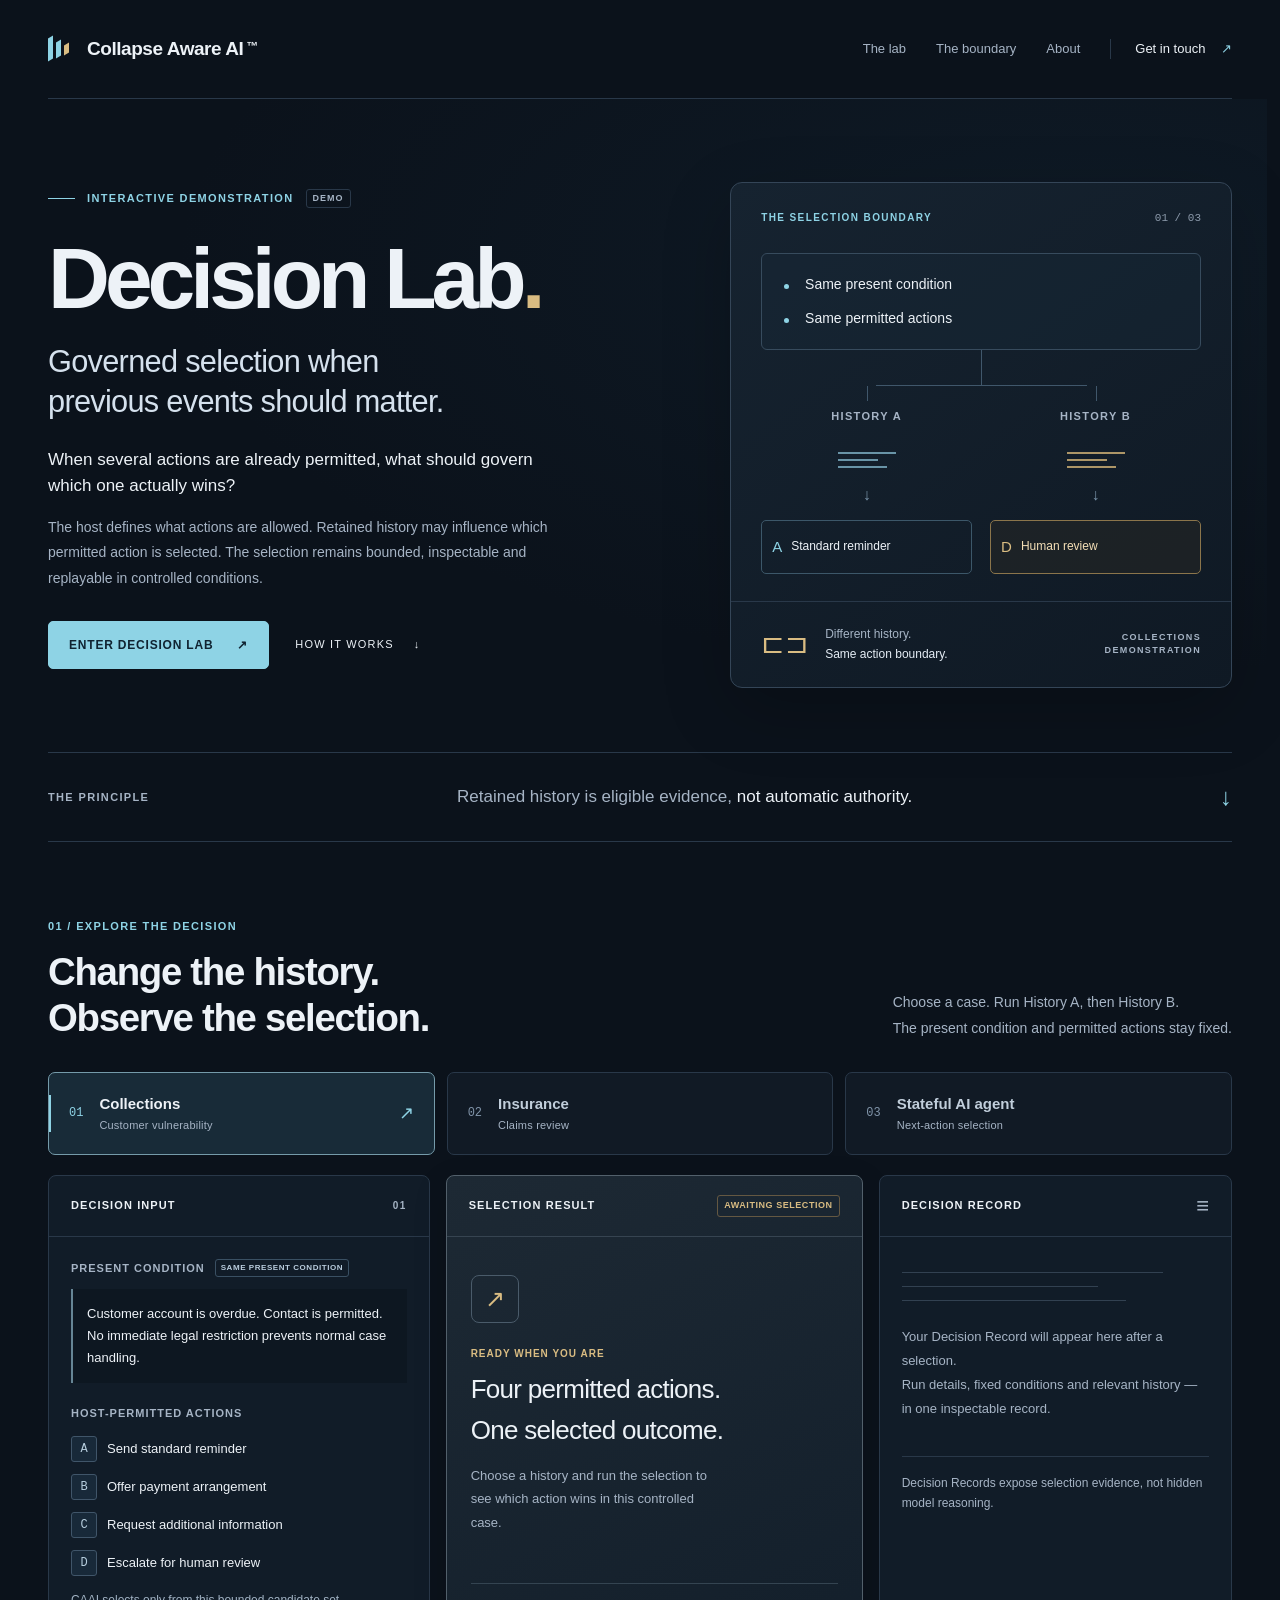
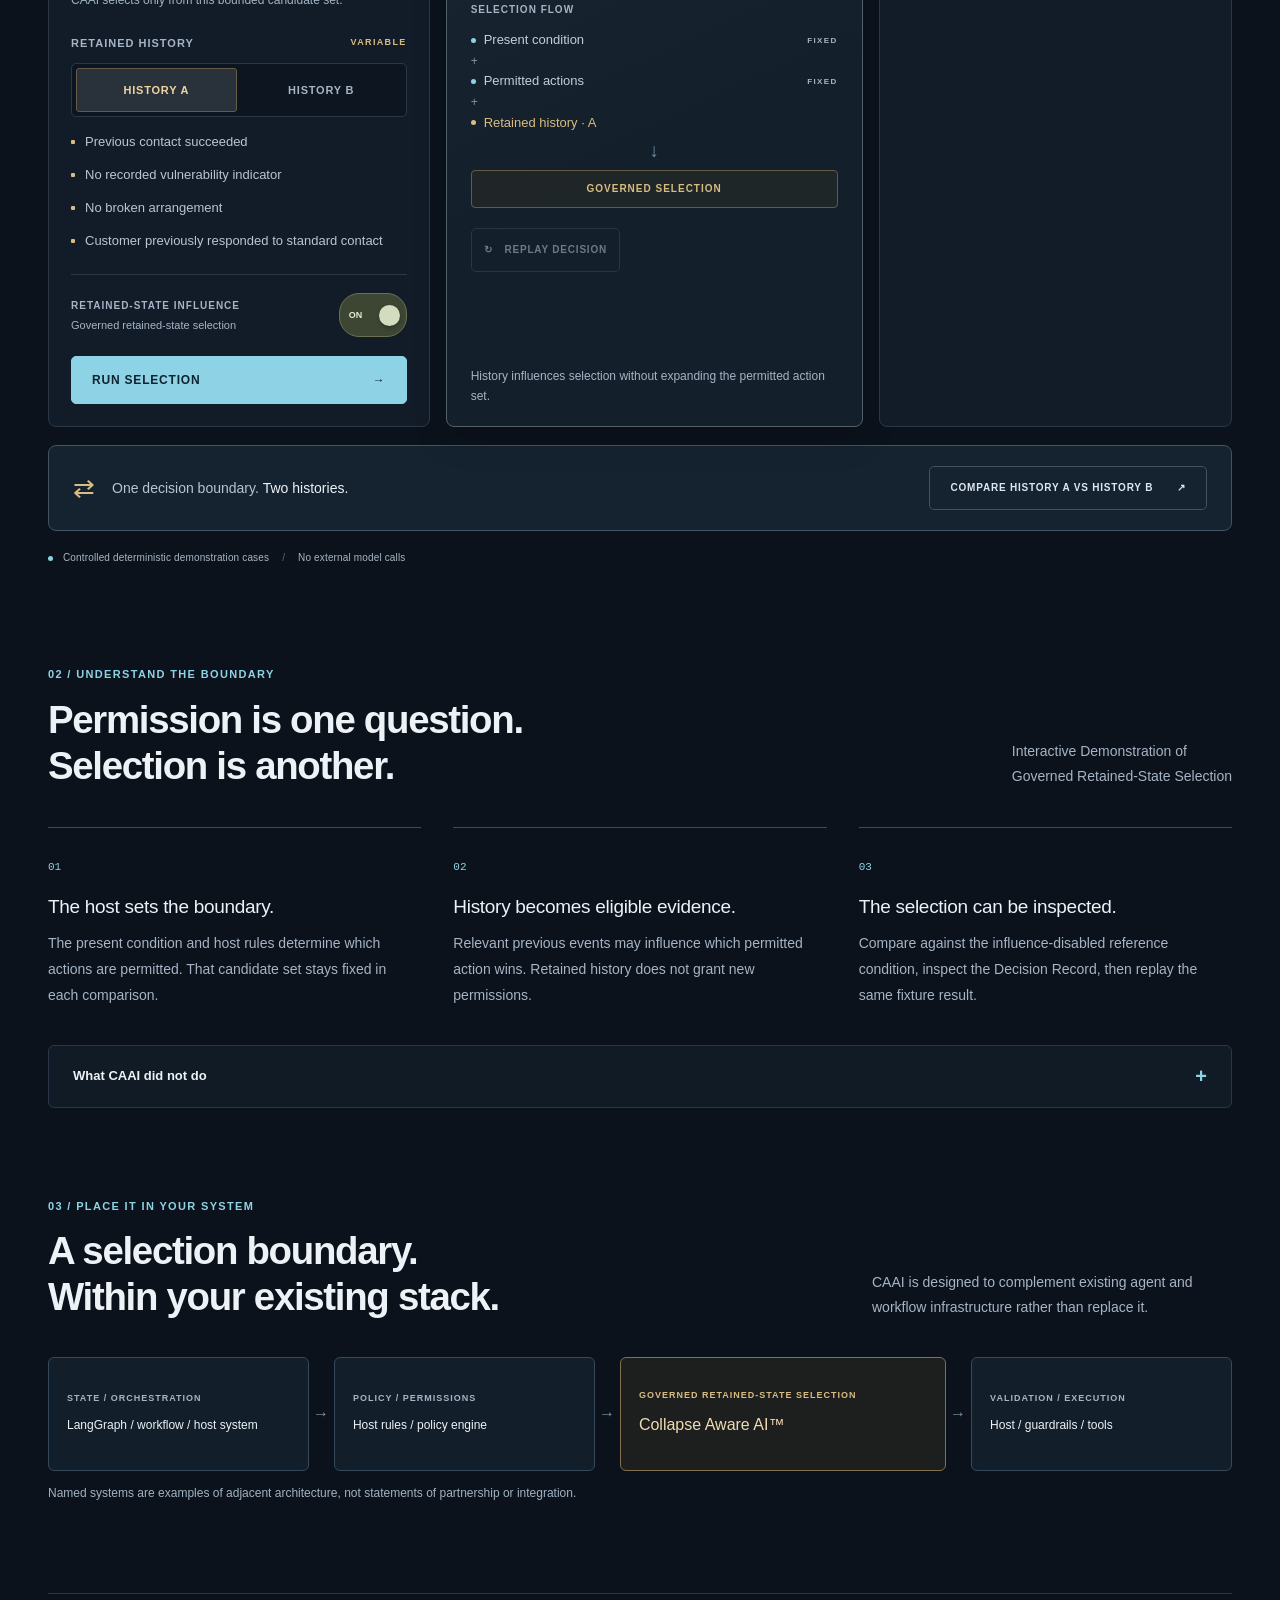
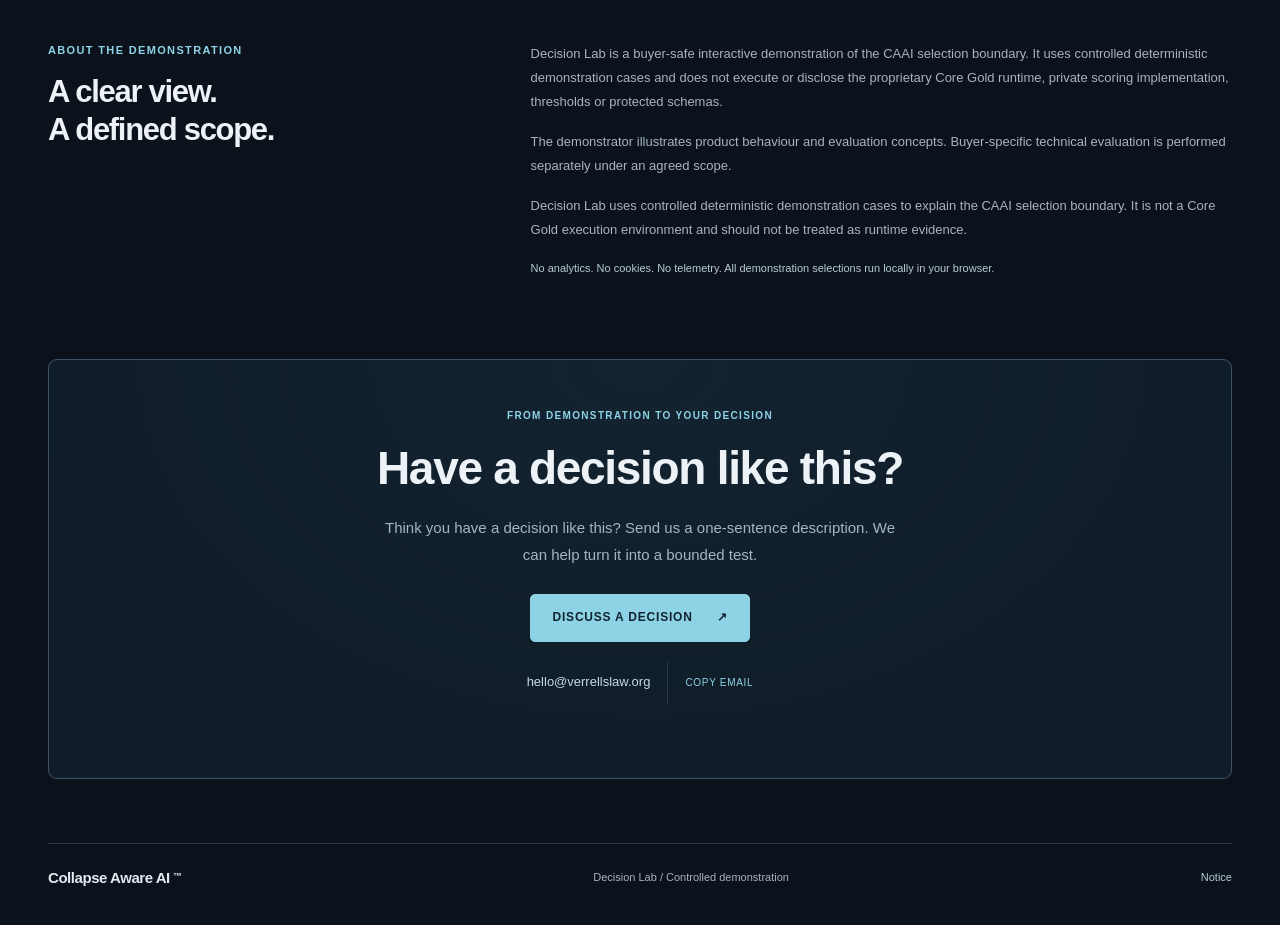
<file: index.html>
<!doctype html>
<html lang="en">
<head>
  <meta charset="utf-8">
  <meta name="viewport" content="width=device-width, initial-scale=1">
  <meta name="theme-color" content="#0b121b">
  <meta name="description" content="Explore how retained history can influence selection within the same permitted actions. A controlled, interactive demonstration by Collapse Aware AI™.">
  <meta property="og:title" content="Collapse Aware AI™ — Decision Lab">
  <meta property="og:description" content="Same present condition. Same permitted actions. Different retained history. Explore the selection boundary.">
  <meta property="og:type" content="website">
  <title>Decision Lab — Collapse Aware AI™</title>
  <link rel="stylesheet" href="./styles.css">
  <script defer src="./app.js"></script>
</head>
<body>
  <a class="skip-link" href="#lab">Skip to Decision Lab</a>
  <header class="site-header wrap">
    <a class="brand" href="#top" aria-label="Collapse Aware AI home"><span class="brand-mark" aria-hidden="true"><i></i><i></i><i></i></span>Collapse Aware AI<span class="trademark">™</span></a>
    <nav aria-label="Main navigation"><a href="#lab">The lab</a><a href="#how-it-works">The boundary</a><a href="#about">About</a><a class="nav-contact" href="#discuss">Get in touch <span aria-hidden="true">↗</span></a></nav>
  </header>
  <main id="top">
    <section class="hero wrap" aria-labelledby="hero-title">
      <div class="hero-copy">
        <p class="eyebrow"><span class="small-line"></span> Interactive demonstration <span class="demo-tag">DEMO</span></p>
        <h1 id="hero-title">Decision Lab<span class="title-dot">.</span></h1>
        <p class="hero-subtitle">Governed selection when<br class="desktop-break"> previous events should matter.</p>
        <p class="hero-question">When several actions are already permitted, what should govern which one actually wins?</p>
        <p class="hero-description">The host defines what actions are allowed. Retained history may influence which permitted action is selected. The selection remains bounded, inspectable and replayable in controlled conditions.</p>
        <div class="hero-actions"><a class="button primary" href="#lab">Enter Decision Lab <span aria-hidden="true">↗</span></a><a class="text-link" href="#how-it-works">How it works <span aria-hidden="true">↓</span></a></div>
      </div>
      <div class="hero-diagram" aria-label="Same present condition and same permitted actions, with different histories, can lead to different governed selections.">
        <div class="diagram-heading"><span class="eyebrow">The selection boundary</span><span class="diagram-index">01 / 03</span></div>
        <div class="fixed-inputs"><span><i class="dot cyan"></i> Same present condition</span><span><i class="dot cyan"></i> Same permitted actions</span></div>
        <div class="diagram-connector" aria-hidden="true"></div>
        <div class="diagram-branches">
          <div><span class="micro">History A</span><div class="history-lines" aria-hidden="true"><i></i><i></i><i></i></div><span class="branch-down" aria-hidden="true">↓</span><div class="diagram-action"><span>A</span>Standard reminder</div></div>
          <div><span class="micro gold-text">History B</span><div class="history-lines gold-lines" aria-hidden="true"><i></i><i></i><i></i></div><span class="branch-down" aria-hidden="true">↓</span><div class="diagram-action selected"><span>D</span>Human review</div></div>
        </div>
        <div class="diagram-footer"><span class="boundary-icon" aria-hidden="true">⊏⊐</span><p>Different history.<br><strong>Same action boundary.</strong></p><span class="micro">Collections<br>demonstration</span></div>
      </div>
    </section>
    <div class="principle wrap"><span class="micro">The principle</span><p>Retained history is eligible evidence,<br class="mobile-only"> <strong>not automatic authority.</strong></p><span aria-hidden="true">↓</span></div>

    <section id="lab" class="lab-section wrap" aria-labelledby="lab-title">
      <div class="section-heading"><div><p class="eyebrow">01 / Explore the decision</p><h2 id="lab-title">Change the history.<br>Observe the selection.</h2></div><p>Choose a case. Run History A, then History B.<br>The present condition and permitted actions stay fixed.</p></div>
      <noscript><p class="notice">Enable JavaScript to run the controlled demonstration cases. The explanation below remains available.</p></noscript>
      <div class="scenario-tabs" role="tablist" aria-label="Decision scenario">
        <button role="tab" id="tab-collections" aria-selected="true" aria-controls="scenario-panel" tabindex="0" data-scenario="collections"><span class="tab-index">01</span><span>Collections <small>Customer vulnerability</small></span><span class="tab-arrow" aria-hidden="true">↗</span></button>
        <button role="tab" id="tab-insurance" aria-selected="false" aria-controls="scenario-panel" tabindex="-1" data-scenario="insurance"><span class="tab-index">02</span><span>Insurance <small>Claims review</small></span><span class="tab-arrow" aria-hidden="true">↗</span></button>
        <button role="tab" id="tab-agent" aria-selected="false" aria-controls="scenario-panel" tabindex="-1" data-scenario="agent"><span class="tab-index">03</span><span>Stateful AI agent <small>Next-action selection</small></span><span class="tab-arrow" aria-hidden="true">↗</span></button>
      </div>
      <div id="scenario-panel" role="tabpanel" aria-labelledby="tab-collections" tabindex="0">
        <div class="lab-grid">
          <section class="panel input-panel" aria-labelledby="input-heading">
            <div class="panel-top"><h3 id="input-heading">Decision input</h3><span class="micro">01</span></div>
            <div class="input-content">
              <div class="label-row"><h4>Present condition</h4><span class="badge">Same present condition</span></div>
              <p id="present-condition" class="present-card"></p>
              <h4>Host-permitted actions</h4><ol id="candidate-list" class="candidate-list"></ol>
              <p class="field-note">CAAI selects only from this bounded candidate set.</p>
              <div class="history-heading"><h4>Retained history</h4><span class="micro">Variable</span></div>
              <div class="history-control" role="group" aria-label="Retained history"><button id="history-a" aria-pressed="true" data-history="A">History A</button><button id="history-b" aria-pressed="false" data-history="B">History B</button></div>
              <ul id="history-factors" class="factor-list"></ul>
              <div class="influence-control"><div><h4 id="influence-label">Retained-state influence</h4><p id="influence-description">Governed retained-state selection</p></div><button id="influence-toggle" class="switch" role="switch" aria-checked="true" aria-labelledby="influence-label" aria-describedby="influence-description"><span class="switch-word">ON</span><span class="switch-knob" aria-hidden="true"></span></button></div>
              <button class="button primary run-button" id="run-selection">Run selection <span aria-hidden="true">→</span></button>
            </div>
          </section>
          <section class="panel result-panel" aria-labelledby="result-heading">
            <div class="panel-top"><h3 id="result-heading">Selection result</h3><span id="result-badge" class="badge">Awaiting selection</span></div>
            <div id="result-content"></div>
            <div class="selection-flow"><h4>Selection flow</h4><div class="flow-input"><i class="dot cyan"></i>Present condition <span class="micro">Fixed</span></div><div class="flow-plus" aria-hidden="true">+</div><div class="flow-input"><i class="dot cyan"></i>Permitted actions <span class="micro">Fixed</span></div><div class="flow-plus" aria-hidden="true">+</div><div class="flow-input variable"><i class="dot gold"></i><span id="flow-history">Retained history · A</span></div><div class="flow-down" aria-hidden="true">↓</div><div id="flow-output" class="flow-output">Governed selection</div></div>
            <div class="result-actions"><button id="replay-decision" class="button secondary" disabled><span aria-hidden="true">↻</span> Replay decision</button><span id="replay-match" class="replay-message" role="status"></span></div>
            <p class="panel-footnote">History influences selection without expanding the permitted action set.</p>
          </section>
          <section class="panel record-panel" aria-labelledby="record-heading"><div class="panel-top"><h3 id="record-heading">Decision record</h3><span class="record-symbol" aria-hidden="true">≡</span></div><div id="record-content"></div><p class="record-note">Decision Records expose selection evidence, not hidden model reasoning.</p></section>
        </div>
        <div class="comparison-invitation"><div><span class="comparison-icon" aria-hidden="true">⇄</span><p>One decision boundary. <strong>Two histories.</strong></p></div><button id="compare-toggle" class="button secondary" aria-expanded="false" aria-controls="comparison">Compare History A vs History B <span aria-hidden="true">↗</span></button></div>
        <section id="comparison" class="comparison" aria-labelledby="comparison-title" hidden></section>
      </div>
      <p class="lab-caption"><span class="dot cyan" aria-hidden="true"></span> Controlled deterministic demonstration cases <span class="caption-divider" aria-hidden="true">/</span> No external model calls</p>
      <p id="selection-announcement" class="sr-only" role="status" aria-live="polite" aria-atomic="true"></p>
    </section>

    <section id="how-it-works" class="explanation wrap" aria-labelledby="how-title">
      <div class="section-heading"><div><p class="eyebrow">02 / Understand the boundary</p><h2 id="how-title">Permission is one question.<br>Selection is another.</h2></div><p>Interactive Demonstration of<br>Governed Retained-State Selection</p></div>
      <div class="explanation-grid"><article><span class="step-number">01</span><h3>The host sets the boundary.</h3><p>The present condition and host rules determine which actions are permitted. That candidate set stays fixed in each comparison.</p></article><article><span class="step-number">02</span><h3>History becomes eligible evidence.</h3><p>Relevant previous events may influence which permitted action wins. Retained history does not grant new permissions.</p></article><article><span class="step-number">03</span><h3>The selection can be inspected.</h3><p>Compare against the influence-disabled reference condition, inspect the Decision Record, then replay the same fixture result.</p></article></div>
      <details class="did-not"><summary>What CAAI did not do <span aria-hidden="true">+</span></summary><ul><li>It did not invent new candidate actions.</li><li>It did not expand the host's permitted-action boundary.</li><li>It did not retrain the underlying model.</li><li>It did not treat retained history as automatic authority.</li><li>It did not require an external model call to perform this demonstration selection.</li><li>It did not expose proprietary scoring implementation.</li></ul></details>
    </section>
    <section class="stack-section wrap" aria-labelledby="stack-title"><div class="section-heading"><div><p class="eyebrow">03 / Place it in your system</p><h2 id="stack-title">A selection boundary.<br>Within your existing stack.</h2></div><p>CAAI is designed to complement existing agent and workflow infrastructure rather than replace it.</p></div><ol class="stack-flow"><li><span class="micro">State / orchestration</span><p>LangGraph / workflow / host system</p></li><li><span class="micro">Policy / permissions</span><p>Host rules / policy engine</p></li><li class="caai-layer"><span class="micro">Governed retained-state selection</span><p>Collapse Aware AI™</p></li><li><span class="micro">Validation / execution</span><p>Host / guardrails / tools</p></li></ol><p class="field-note">Named systems are examples of adjacent architecture, not statements of partnership or integration.</p></section>
    <section id="about" class="about wrap" aria-labelledby="about-title"><div><p class="eyebrow">About the demonstration</p><h2 id="about-title">A clear view.<br>A defined scope.</h2></div><div class="about-copy"><p>Decision Lab is a buyer-safe interactive demonstration of the CAAI selection boundary. It uses controlled deterministic demonstration cases and does not execute or disclose the proprietary Core Gold runtime, private scoring implementation, thresholds or protected schemas.</p><p>The demonstrator illustrates product behaviour and evaluation concepts. Buyer-specific technical evaluation is performed separately under an agreed scope.</p><p>Decision Lab uses controlled deterministic demonstration cases to explain the CAAI selection boundary. It is not a Core Gold execution environment and should not be treated as runtime evidence.</p><p class="privacy-note">No analytics. No cookies. No telemetry. All demonstration selections run locally in your browser.</p></div></section>
    <section id="discuss" class="cta wrap" aria-labelledby="cta-title"><p class="eyebrow">From demonstration to your decision</p><h2 id="cta-title">Have a decision like this?</h2><p>Think you have a decision like this? Send us a one-sentence description. We can help turn it into a bounded test.</p><a id="discuss-decision" class="button primary" href="mailto:hello@verrellslaw.org?subject=Retained-State%20Decision%20Review&amp;body=Hello%2C%0A%0AWe%20have%20a%20decision%20workflow%20that%20may%20be%20relevant.%0A%0AIn%20one%20sentence%2C%20the%20decision%20is%3A%0A%5Bbrief%20description%5D%0A%0AIf%20useful%2C%20we%20can%20provide%20the%20permitted%20actions%20and%20relevant%20history%20next.%0A%0ARegards%2C%0A">Discuss a decision <span aria-hidden="true">↗</span></a><div class="email-fallback"><span id="email-address" tabindex="0">hello@verrellslaw.org</span><button id="copy-email">Copy email</button></div><p id="copy-status" class="copy-status" role="status"></p></section>
  </main>
  <footer class="wrap"><a class="brand" href="#top">Collapse Aware AI<span class="trademark">™</span></a><span>Decision Lab / Controlled demonstration</span><a href="./LICENSE_OR_NOTICE.md">Notice</a></footer>
</body>
</html>
</file>
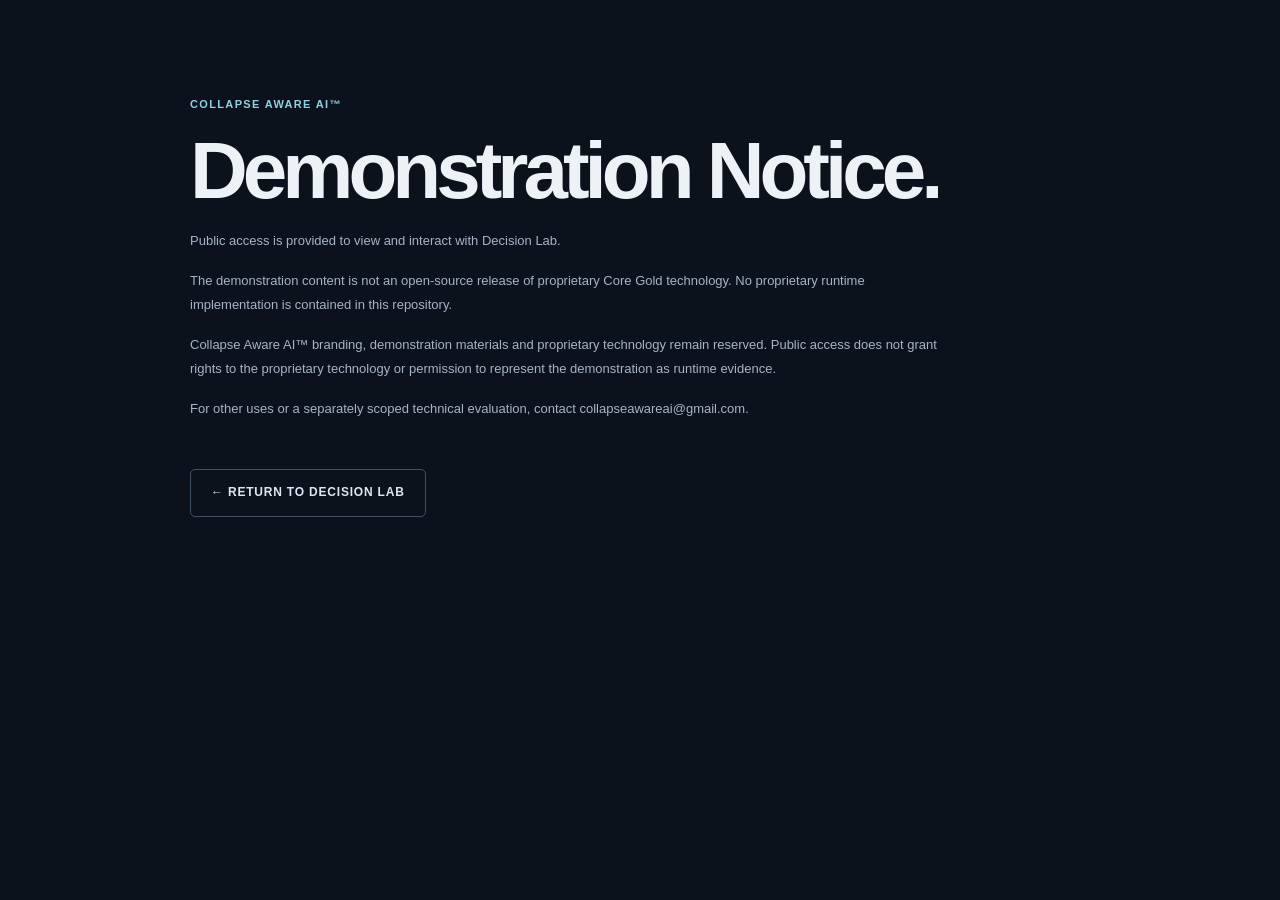
<file: notice.html>
<!doctype html>
<html lang="en">
<head>
  <meta charset="utf-8">
  <meta name="viewport" content="width=device-width, initial-scale=1">
  <meta name="theme-color" content="#0b121b">
  <title>Demonstration Notice — Collapse Aware AI™</title>
  <link rel="stylesheet" href="./styles.css">
</head>
<body>
  <main class="wrap" style="padding-top:6rem;padding-bottom:6rem;max-width:900px">
    <p class="eyebrow">Collapse Aware AI™</p>
    <h1 style="font-size:clamp(2.4rem,7vw,5rem);margin:1rem 0">Demonstration Notice.</h1>
    <div class="about-copy" style="max-width:760px">
      <p>Public access is provided to view and interact with Decision Lab.</p>
      <p>The demonstration content is not an open-source release of proprietary Core Gold technology. No proprietary runtime implementation is contained in this repository.</p>
      <p>Collapse Aware AI™ branding, demonstration materials and proprietary technology remain reserved. Public access does not grant rights to the proprietary technology or permission to represent the demonstration as runtime evidence.</p>
      <p>For other uses or a separately scoped technical evaluation, contact <a href="mailto:collapseawareai@gmail.com">collapseawareai@gmail.com</a>.</p>
    </div>
    <p style="margin-top:3rem"><a class="button secondary" href="./">← Return to Decision Lab</a></p>
  </main>
</body>
</html>
</file>
<file: styles.css>
:root {
  color-scheme:dark;
  --bg:#0b121b;
  --panel:#111c28;
  --panel-2:#152231;
  --ink:#edf2f7;
  --muted:#a6b4c5;
  --line:#293849;
  --cyan:#8ed3e5;
  --gold:#d9bc82;
  --green:#a2d5b3;
  --radius:12px;
  --font:-apple-system,BlinkMacSystemFont,"Segoe UI",sans-serif
}

* {
  box-sizing:border-box
}

html {
  scroll-behavior:smooth;
  scroll-padding-top:28px
}

body {
  margin:0;
  background:var(--bg);
  color:var(--ink);
  font:16px/1.6 var(--font);
  -webkit-font-smoothing:antialiased
}

a {
  color:inherit;
  text-decoration:none
}

button {
  font:inherit;
  color:inherit;
  cursor:pointer
}

button,a,input,summary {
  touch-action:manipulation
}

button {
  border:0
}

button:disabled {
  cursor:not-allowed;
  opacity:.45
}

button:not(:disabled),a,summary {
  transition:background .18s,border-color .18s,transform .18s,color .18s
}

button:focus-visible,a:focus-visible,summary:focus-visible,[tabindex]:focus-visible {
  outline:3px solid var(--cyan);
  outline-offset:5px
}

h1,h2,h3,h4,p {
  margin:0
}

h2 {
  font-size:clamp(28px,3vw,40px);
  font-weight:550;
  letter-spacing:-1.3px;
  line-height:1.2
}

h3 {
  font-weight:600
}

h4,.micro,.eyebrow {
  font-size:11px;
  line-height:1.5;
  font-weight:650;
  text-transform:uppercase;
  letter-spacing:1.35px
}

h4 {
  color:var(--muted);
  letter-spacing:1px;
  font-size:11px
}

.wrap {
  width:min(1400px,calc(100% - 96px));
  margin-inline:auto
}

.muted {
  color:var(--muted)
}

.gold-text {
  color:var(--gold)
}

.eyebrow {
  color:var(--cyan);
  display:flex;
  gap:12px;
  align-items:center
}

.micro {
  color:var(--muted)
}

.sr-only {
  position:absolute;
  width:1px;
  height:1px;
  padding:0;
  margin:-1px;
  overflow:hidden;
  clip:rect(0,0,0,0);
  white-space:nowrap;
  border:0
}

.skip-link {
  position:fixed;
  top:-100px;
  left:20px;
  z-index:10;
  background:var(--cyan);
  color:var(--bg);
  padding:12px 20px
}

.skip-link:focus {
  top:12px
}

[hidden] {
  display:none!important
}

.site-header {
  height:99px;
  display:flex;
  align-items:center;
  justify-content:space-between;
  border-bottom:1px solid var(--line)
}

.brand {
  font-size:19px;
  font-weight:620;
  display:inline-flex;
  align-items:center;
  gap:10px;
  letter-spacing:-.45px
}

.trademark {
  font-size:12px;
  margin-left:-7px;
  align-self:flex-start;
  margin-top:3px
}

.brand-mark {
  width:25px;
  height:26px;
  display:flex;
  gap:3px;
  align-items:center;
  margin-right:4px
}

.brand-mark i {
  height:23px;
  width:5px;
  background:var(--cyan);
  transform:skewY(-30deg)
}

.brand-mark i:nth-child(2) {
  height:16px
}

.brand-mark i:nth-child(3) {
  height:10px;
  background:var(--gold)
}

nav {
  display:flex;
  gap:30px;
  align-items:center;
  font-size:13px;
  color:var(--muted)
}

nav a:hover {
  color:var(--ink)
}

.nav-contact {
  color:var(--ink);
  padding-left:24px;
  border-left:1px solid var(--line)
}

.nav-contact span {
  margin-left:12px;
  color:var(--cyan)
}

.hero {
  display:grid;
  grid-template-columns:1.2fr 1fr;
  gap:80px;
  align-items:center;
  padding-top:77px;
  padding-bottom:70px;
  position:relative
}

.hero:before {
  content:"";
  position:absolute;
  z-index:-1;
  inset:0 -35px;
  background:radial-gradient(ellipse at 85% 25%,#19334740,transparent 60%)
}

.small-line {
  height:1px;
  width:27px;
  background:var(--cyan)
}

.demo-tag {
  font-size:9px;
  letter-spacing:1px;
  padding:2px 6px;
  color:var(--muted);
  border:1px solid var(--line);
  border-radius:3px
}

h1 {
  font-size:clamp(60px,6.7vw,93px);
  line-height:1.05;
  letter-spacing:-5px;
  font-weight:560;
  margin:25px 0 19px
}

.title-dot {
  color:var(--gold)
}

.hero-subtitle {
  font-size:clamp(23px,2.4vw,32px);
  line-height:1.3;
  letter-spacing:-.7px;
  color:#d5e1ed
}

.hero-question {
  margin-top:25px;
  max-width:530px;
  font-size:17px;
  line-height:1.55
}

.hero-description {
  margin-top:15px;
  color:var(--muted);
  max-width:540px;
  font-size:14px;
  line-height:1.85
}

.hero-actions {
  display:flex;
  align-items:center;
  gap:26px;
  margin-top:29px
}

.button {
  display:inline-flex;
  align-items:center;
  justify-content:center;
  gap:24px;
  min-height:48px;
  padding:13px 20px;
  border-radius:5px;
  font-size:12px;
  font-weight:650;
  letter-spacing:.8px;
  text-transform:uppercase
}

.primary {
  background:var(--cyan);
  color:#102331;
  border:1px solid var(--cyan)
}

.primary:hover {
  background:#b3e5ef;
  transform:translateY(-1px)
}

.secondary {
  background:transparent;
  border:1px solid #405164;
  color:#dde7f1
}

.secondary:not(:disabled):hover {
  background:#203043;
  border-color:var(--cyan)
}

.text-link {
  font-size:11px;
  text-transform:uppercase;
  letter-spacing:1.2px;
  display:flex;
  align-items:center;
  gap:20px
}

.text-link:hover {
  color:var(--cyan)
}

.hero-diagram {
  border:1px solid #344557;
  border-radius:var(--radius);
  background:linear-gradient(145deg,#162330,#0f1924);
  box-shadow:0 22px 70px #0003;
  position:relative;
  padding:27px 30px 0;
  transform:translateY(6px)
}

.diagram-heading {
  display:flex;
  justify-content:space-between;
  align-items:center;
  margin-bottom:28px
}

.diagram-heading .eyebrow {
  font-size:10px;
  letter-spacing:1.4px
}

.diagram-index {
  font:11px ui-monospace,monospace;
  color:#8c9aab
}

.fixed-inputs {
  display:grid;
  gap:12px;
  border:1px solid #374b5d;
  padding:19px 22px;
  background:#172a3866;
  border-radius:6px;
  font-size:14px
}

.dot {
  display:inline-block;
  width:5px;
  height:5px;
  border-radius:50%;
  flex-shrink:0
}

.dot.cyan {
  background:var(--cyan)
}

.dot.gold {
  background:var(--gold)
}

.fixed-inputs .dot {
  margin-right:12px
}

.diagram-connector {
  height:36px;
  width:1px;
  background:#40576b;
  margin:auto;
  position:relative
}

.diagram-connector:after {
  content:"";
  position:absolute;
  bottom:0;
  left:-105px;
  width:211px;
  height:1px;
  background:#40576b
}

.diagram-branches {
  display:grid;
  grid-template-columns:1fr 1fr;
  gap:18px;
  text-align:center
}

.diagram-branches>div {
  padding-top:16px;
  position:relative
}

.diagram-branches>div:before {
  content:"";
  height:15px;
  width:1px;
  background:#40576b;
  position:absolute;
  left:50%;
  top:0
}

.history-lines {
  margin:14px auto 0;
  display:grid;
  gap:5px;
  width:58px;
  height:37px;
  align-content:center
}

.history-lines i {
  height:2px;
  background:#6994a7;
  display:block
}

.history-lines i:nth-child(2) {
  width:70%
}

.history-lines i:last-child {
  width:85%
}

.gold-lines i {
  background:#ad9667
}

.branch-down {
  display:block;
  color:#7b95ab;
  margin:4px 0 12px
}

.diagram-action {
  font-size:12px;
  text-align:left;
  display:flex;
  align-items:center;
  gap:9px;
  padding:14px 10px;
  border:1px solid #3c5769;
  border-radius:5px;
  white-space:nowrap
}

.diagram-action>span {
  font-size:15px;
  color:var(--cyan)
}

.diagram-action.selected {
  border-color:#8b754b;
  background:#2f2c2366;
  color:#f3deb6
}

.diagram-action.selected>span {
  color:var(--gold)
}

.diagram-footer {
  border-top:1px solid var(--line);
  margin:27px -30px 0;
  padding:20px 30px;
  display:flex;
  gap:16px;
  align-items:center;
  font-size:12px;
  color:var(--muted)
}

.diagram-footer p {
  line-height:1.7
}

.diagram-footer strong {
  color:#e5edf5;
  font-weight:500
}

.diagram-footer .micro {
  margin-left:auto;
  font-size:9px;
  text-align:right
}

.boundary-icon {
  font-size:28px;
  letter-spacing:1px;
  color:var(--gold)
}

.principle {
  border-top:1px solid var(--line);
  border-bottom:1px solid var(--line);
  padding:25px 0;
  display:flex;
  justify-content:space-between;
  align-items:center;
  gap:20px
}

.principle p {
  color:var(--muted);
  font-size:17px
}

.principle strong {
  color:var(--ink);
  font-weight:500
}

.principle>span:last-child {
  color:var(--cyan);
  font-size:24px
}

.mobile-only {
  display:none
}

.lab-section {
  padding-top:76px
}

.section-heading {
  display:flex;
  align-items:flex-end;
  justify-content:space-between;
  gap:35px;
  margin-bottom:31px
}

.section-heading .eyebrow {
  margin-bottom:14px
}

.section-heading>p {
  color:var(--muted);
  font-size:14px;
  max-width:360px;
  line-height:1.8
}

.scenario-tabs {
  display:grid;
  grid-template-columns:repeat(3,1fr);
  gap:12px;
  margin-bottom:20px
}

.scenario-tabs button {
  display:flex;
  gap:16px;
  align-items:center;
  text-align:left;
  border:1px solid var(--line);
  background:#111a25;
  padding:18px 20px;
  border-radius:7px;
  min-height:83px;
  color:#c1cedb;
  position:relative
}

.scenario-tabs button[aria-selected=true] {
  border-color:#759baa;
  background:#182b38;
  color:var(--ink)
}

.scenario-tabs button[aria-selected=true]:before {
  content:"";
  position:absolute;
  left:0;
  top:22px;
  bottom:22px;
  width:2px;
  background:var(--cyan)
}

.scenario-tabs button:hover {
  transform:translateY(-1px);
  border-color:#759baa
}

.tab-index {
  font:12px ui-monospace,monospace;
  color:#8094a9
}

.scenario-tabs button[aria-selected=true] .tab-index {
  color:var(--cyan)
}

.scenario-tabs small {
  display:block;
  font-size:11px;
  letter-spacing:.2px;
  color:var(--muted);
  font-weight:400;
  line-height:1.7
}

.scenario-tabs button>span:nth-child(2) {
  font-size:15px;
  font-weight:550
}

.tab-arrow {
  margin-left:auto;
  font-size:18px;
  color:var(--cyan);
  opacity:0
}

.scenario-tabs button[aria-selected=true] .tab-arrow {
  opacity:1
}

.lab-grid {
  display:grid;
  grid-template-columns:1.08fr 1.18fr 1fr;
  gap:16px;
  align-items:stretch
}

.panel {
  background:var(--panel);
  border:1px solid var(--line);
  border-radius:8px;
  min-width:0;
  overflow:hidden
}

.panel-top {
  display:flex;
  justify-content:space-between;
  align-items:center;
  border-bottom:1px solid var(--line);
  padding:17px 22px;
  min-height:61px;
  gap:8px
}

.panel-top h3 {
  font-size:11px;
  text-transform:uppercase;
  letter-spacing:1.1px
}

.panel-top .micro {
  font-size:10px
}

.badge {
  font-size:9px;
  line-height:1.5;
  font-weight:600;
  letter-spacing:.55px;
  text-transform:uppercase;
  border:1px solid #3a5063;
  padding:3px 6px;
  border-radius:3px;
  color:var(--cyan);
  white-space:nowrap
}

.input-content {
  padding:22px
}

.label-row {
  display:flex;
  align-items:center;
  gap:10px;
  flex-wrap:wrap
}

.label-row .badge {
  font-size:8px;
  padding:2px 5px;
  color:#b9ccdd
}

.present-card {
  font-size:13px;
  line-height:1.7;
  background:#0d1721;
  border-left:2px solid #668595;
  padding:14px;
  margin:12px 0 22px
}

.candidate-list {
  list-style:none;
  padding:0;
  margin:12px 0 0;
  display:grid;
  gap:8px
}

.candidate-list li {
  display:flex;
  gap:10px;
  align-items:center;
  font-size:12px;
  line-height:1.5;
  min-height:30px
}

.candidate-letter {
  border:1px solid #405569;
  border-radius:3px;
  background:#182939;
  flex-shrink:0;
  width:26px;
  height:26px;
  text-align:center;
  line-height:24px;
  color:#b7cede;
  font:12px/24px ui-monospace,monospace
}

.field-note {
  color:#a1b2c3;
  font-size:11px;
  line-height:1.7;
  margin-top:12px
}

.history-heading {
  display:flex;
  justify-content:space-between;
  align-items:center;
  margin-top:25px
}

.history-heading .micro {
  font-size:9px;
  color:var(--gold)
}

.history-control {
  display:flex;
  padding:4px;
  border:1px solid var(--line);
  background:#0c1520;
  border-radius:5px;
  margin:12px 0 15px;
  gap:4px
}

.history-control button {
  width:50%;
  background:transparent;
  border:1px solid transparent;
  border-radius:3px;
  font-size:11px;
  font-weight:600;
  letter-spacing:.8px;
  text-transform:uppercase;
  padding:10px;
  color:var(--muted)
}

.history-control button[aria-pressed=true] {
  background:#29313a;
  color:#f0d5a3;
  border-color:#665b45
}

.factor-list {
  padding:0;
  list-style:none;
  display:grid;
  gap:9px;
  margin:0;
  min-height:123px
}

.factor-list li {
  font-size:12px;
  color:#b9c5d3;
  line-height:1.5;
  position:relative;
  padding-left:14px
}

.factor-list li:before {
  content:"";
  position:absolute;
  left:0;
  top:8px;
  width:4px;
  height:4px;
  background:var(--gold);
  border-radius:1px
}

.influence-control {
  display:flex;
  justify-content:space-between;
  gap:10px;
  align-items:center;
  border-top:1px solid var(--line);
  padding-top:18px;
  margin-top:19px
}

.influence-control h4 {
  font-size:10px
}

.influence-control p {
  font-size:10px;
  line-height:1.5;
  margin-top:4px;
  color:var(--muted)
}

.switch {
  display:flex;
  align-items:center;
  justify-content:space-between;
  gap:7px;
  border:1px solid #69714f;
  background:#3d4633;
  min-width:62px;
  min-height:34px;
  padding:5px 6px;
  border-radius:20px
}

.switch-word {
  font-size:9px;
  color:#e4edcf;
  font-weight:650;
  margin-left:3px
}

.switch-knob {
  width:21px;
  height:21px;
  background:#d3dcbe;
  border-radius:50%;
  box-shadow:0 2px 4px #0004
}

.switch[aria-checked=false] {
  background:#253342;
  border-color:#526476;
  flex-direction:row-reverse
}

.switch[aria-checked=false] .switch-word {
  color:#cfdae5;
  margin-left:0;
  margin-right:2px
}

.switch[aria-checked=false] .switch-knob {
  background:#adbdcc
}

.run-button {
  width:100%;
  margin-top:19px;
  justify-content:space-between
}

.result-panel {
  background:linear-gradient(155deg,#1d2934,#131f2b 65%);
  border-color:#52606b;
  display:flex;
  flex-direction:column;
  box-shadow:0 12px 35px #0002
}

.result-panel .panel-top {
  border-color:#364451
}

.result-panel .badge {
  color:var(--gold);
  border-color:#645842
}

.result-content-inner {
  padding:26px 24px 0
}

.waiting {
  padding:38px 24px 26px;
  min-height:320px
}

.waiting-symbol {
  width:48px;
  height:48px;
  border:1px solid #4a5b6a;
  border-radius:8px;
  display:grid;
  place-items:center;
  font-size:24px;
  color:var(--gold);
  margin-bottom:23px
}

.waiting h4 {
  color:var(--gold);
  font-size:10px
}

.waiting h3 {
  font-size:26px;
  font-weight:500;
  letter-spacing:-.7px;
  margin:8px 0 12px
}

.waiting p {
  font-size:13px;
  line-height:1.8;
  color:var(--muted);
  max-width:250px
}

.result-action {
  display:flex;
  gap:14px;
  align-items:flex-start;
  margin:15px 0 22px
}

.result-letter {
  display:grid;
  place-items:center;
  flex-shrink:0;
  width:45px;
  height:48px;
  font:25px ui-monospace,monospace;
  background:#b69b611a;
  border:1px solid #8f7b51;
  border-radius:5px;
  color:#f0d9ad
}

.result-action h4 {
  font-size:clamp(21px,1.9vw,27px);
  line-height:1.22;
  letter-spacing:-.6px;
  text-transform:none;
  color:#f1dfba;
  font-weight:520
}

.mode-line {
  font-size:11px;
  color:var(--muted);
  display:grid;
  gap:4px;
  padding-bottom:18px;
  border-bottom:1px solid #364552
}

.mode-line span {
  font-size:9px;
  letter-spacing:1.2px
}

.mode-line strong {
  font-size:12px;
  font-weight:500;
  color:#d9e2eb
}

.status-rows {
  margin:17px 0;
  display:grid;
  gap:10px
}

.status-rows div {
  display:flex;
  justify-content:space-between;
  gap:10px;
  font-size:9px;
  letter-spacing:.6px;
  text-transform:uppercase
}

.status-rows dt {
  color:var(--muted)
}

.status-rows dd {
  margin:0;
  color:#d2e2ee;
  font-weight:550;
  text-align:right
}

.comparison-mini {
  border-top:1px solid #364552;
  padding-top:17px;
  display:grid;
  gap:13px;
  font-size:12px
}

.comparison-mini p {
  display:grid;
  gap:4px
}

.comparison-mini .micro {
  font-size:9px;
  letter-spacing:1px
}

.difference {
  display:flex;
  justify-content:space-between;
  align-items:center;
  padding:12px 0 0;
  border-top:1px solid #344350;
  margin-top:2px
}

.difference strong {
  color:var(--gold);
  font-size:10px;
  font-weight:600;
  letter-spacing:.8px
}

.comparison-note {
  font-size:10px;
  color:var(--muted);
  line-height:1.6
}

.selection-flow {
  margin:23px 24px 0;
  border-top:1px solid #344451;
  padding-top:18px
}

.selection-flow h4 {
  margin-bottom:13px;
  font-size:10px
}

.flow-input {
  display:flex;
  align-items:center;
  gap:8px;
  font-size:11px;
  line-height:1.6;
  color:#c2cfdb
}

.flow-input .micro {
  margin-left:auto;
  font-size:8px
}

.flow-plus {
  font-size:12px;
  color:#7e90a2;
  line-height:1.2;
  margin:3px 0 3px 0
}

.flow-input.variable {
  color:var(--gold)
}

.flow-down {
  text-align:center;
  font-size:19px;
  color:#718ea1;
  margin:3px 0
}

.flow-output {
  border:1px solid #655a43;
  background:#34312466;
  padding:10px;
  text-align:center;
  border-radius:4px;
  font-size:10px;
  text-transform:uppercase;
  letter-spacing:1px;
  color:var(--gold);
  font-weight:550
}

.reference-mode .flow-output {
  border-color:#426176;
  background:#1d334366;
  color:var(--cyan)
}

.reference-mode .flow-input.variable {
  color:var(--muted)
}

.reference-mode .result-letter {
  color:var(--cyan);
  border-color:#587b8e;
  background:#27445144
}

.reference-mode .result-action h4 {
  color:#d4eaf4
}

.result-actions {
  margin:20px 24px 0;
  display:flex;
  gap:12px;
  align-items:center;
  flex-wrap:wrap
}

.result-actions .button {
  font-size:10px;
  padding:10px 12px;
  min-height:42px;
  gap:12px
}

.replay-message {
  font-size:10px;
  color:var(--green);
  font-weight:600;
  letter-spacing:.5px
}

.panel-footnote {
  font-size:11px;
  line-height:1.7;
  color:var(--muted);
  padding:20px 24px;
  margin-top:auto
}

.record-symbol {
  font-size:22px;
  color:var(--muted);
  line-height:1
}

.record-content-inner {
  padding:22px
}

.record-empty {
  padding:35px 22px;
  font-size:13px;
  line-height:1.85;
  color:var(--muted);
  min-height:180px
}

.record-empty .empty-lines {
  display:grid;
  gap:13px;
  margin-bottom:24px
}

.empty-lines span {
  height:1px;
  background:#324151;
  max-width:85%
}

.empty-lines span:nth-child(2) {
  max-width:64%
}

.empty-lines span:nth-child(3) {
  max-width:73%
}

.record-fields {
  margin:0;
  display:grid;
  gap:13px
}

.record-fields div {
  display:grid;
  gap:3px
}

.record-fields dt {
  font-size:9px;
  text-transform:uppercase;
  letter-spacing:.9px;
  color:#a3b5c7
}

.record-fields dd {
  margin:0;
  font-size:11px;
  line-height:1.6;
  overflow-wrap:anywhere
}

.record-fields .mono {
  font-family:ui-monospace,SFMono-Regular,Consolas,monospace;
  font-size:10px;
  color:#a9c3d7
}

.record-factors {
  border-top:1px solid var(--line);
  padding-top:18px;
  margin-top:20px
}

.record-factors h4 {
  font-size:9px;
  margin-bottom:12px
}

.record-factors .factor-list {
  min-height:0;
  gap:8px
}

.record-factors .factor-list li {
  font-size:10px
}

.record-factors p {
  font-size:11px;
  color:var(--muted)
}

.record-note {
  margin:0 22px 22px;
  padding-top:16px;
  border-top:1px solid var(--line);
  font-size:11px;
  line-height:1.7;
  color:var(--muted)
}

.comparison-invitation {
  display:flex;
  justify-content:space-between;
  align-items:center;
  margin-top:18px;
  padding:20px 24px;
  border:1px solid #415464;
  border-radius:8px;
  background:#152330;
  gap:20px
}

.comparison-invitation>div {
  display:flex;
  align-items:center;
  gap:17px
}

.comparison-icon {
  font-size:26px;
  color:var(--gold)
}

.comparison-invitation p {
  font-size:14px;
  color:#b6c5d3
}

.comparison-invitation strong {
  color:var(--ink);
  font-weight:500
}

.comparison-invitation .button {
  font-size:10px;
  min-height:44px
}

.comparison {
  margin-top:18px;
  padding:35px;
  border:1px solid #75694d;
  border-radius:10px;
  background:linear-gradient(130deg,#172532,#131d28);
  position:relative
}

.compare-heading {
  display:flex;
  justify-content:space-between;
  align-items:flex-start;
  gap:25px
}

.compare-heading h3 {
  font-size:29px;
  font-weight:500;
  line-height:1.25;
  letter-spacing:-.7px;
  margin-top:10px
}

.compare-heading>p {
  font-size:12px;
  color:var(--muted);
  max-width:240px
}

.compare-invariants {
  display:grid;
  grid-template-columns:repeat(3,1fr);
  margin:26px 0;
  border:1px solid #384b5c;
  border-radius:5px
}

.compare-invariants>div {
  padding:12px 20px;
  display:flex;
  gap:10px;
  align-items:center;
  justify-content:space-between;
  border-right:1px solid #384b5c
}

.compare-invariants>div:last-child {
  border:0
}

.compare-invariants .micro {
  font-size:9px
}

.compare-invariants strong {
  font-size:10px;
  letter-spacing:1px;
  color:var(--cyan);
  font-weight:600
}

.compare-invariants>div:last-child strong {
  color:var(--gold)
}

.compare-present {
  font-size:12px;
  color:var(--muted);
  margin-bottom:22px;
  line-height:1.7
}

.compare-present strong {
  font-weight:500;
  color:#d1deea
}

.compare-columns {
  display:grid;
  grid-template-columns:1fr 1fr;
  gap:20px
}

.compare-card {
  border:1px solid #425e71;
  border-radius:7px;
  padding:24px;
  background:#10202d
}

.compare-card.history-b {
  border-color:#766749;
  background:#292a2555
}

.compare-card .eyebrow {
  margin-bottom:18px
}

.compare-card.history-b .eyebrow {
  color:var(--gold)
}

.compare-card .factor-list {
  min-height:125px
}

.compare-card .factor-list li {
  font-size:13px
}

.compare-card.history-a .factor-list li:before {
  background:var(--cyan)
}

.compare-result {
  border-top:1px solid #3b4e5d;
  margin-top:24px;
  padding-top:18px
}

.compare-result .result-action {
  margin-bottom:0
}

.compare-result .result-action h4 {
  font-size:24px
}

.compare-card.history-a .result-letter {
  color:var(--cyan);
  border-color:#587b8e;
  background:#27445144
}

.compare-card.history-a .result-action h4 {
  color:#d9edf4
}

.compare-bottom {
  margin-top:22px;
  display:flex;
  justify-content:space-between;
  gap:20px;
  align-items:center;
  padding:18px 20px;
  border:1px solid #3b4e5d;
  border-radius:5px;
  font-size:13px
}

.compare-bottom p {
  display:grid;
  gap:5px
}

.compare-bottom .micro {
  font-size:9px
}

.compare-bottom .material {
  font-size:16px;
  color:var(--gold);
  font-weight:550
}

.compare-summary {
  margin-top:21px;
  font-size:13px;
  color:#c5d3df
}

.compare-caption {
  font-size:10px;
  color:var(--muted);
  margin-top:8px
}

.lab-caption {
  font-size:10px;
  color:#a7b6c6;
  display:flex;
  gap:10px;
  align-items:center;
  margin-top:19px;
  letter-spacing:.15px
}

.caption-divider {
  color:#546a7e;
  margin:0 3px
}

.explanation {
  padding-top:100px
}

.explanation-grid {
  display:grid;
  grid-template-columns:repeat(3,1fr);
  gap:32px;
  margin-top:38px
}

.explanation-grid article {
  border-top:1px solid #3a4c5e;
  padding-top:24px
}

.step-number {
  font:11px ui-monospace,monospace;
  color:var(--cyan)
}

.explanation-grid h3 {
  font-size:19px;
  line-height:1.35;
  font-weight:500;
  margin:16px 0 12px;
  letter-spacing:-.3px
}

.explanation-grid p {
  font-size:14px;
  color:var(--muted);
  line-height:1.85;
  max-width:360px
}

.did-not {
  margin-top:36px;
  border:1px solid var(--line);
  border-radius:6px;
  background:#101b26
}

.did-not summary {
  font-size:13px;
  font-weight:550;
  cursor:pointer;
  padding:20px 24px;
  list-style:none;
  display:flex;
  justify-content:space-between;
  min-height:60px
}

.did-not summary::-webkit-details-marker {
  display:none
}

.did-not summary span {
  font-size:20px;
  color:var(--cyan);
  line-height:1
}

.did-not[open] summary span {
  transform:rotate(45deg)
}

.did-not ul {
  margin:0;
  padding:4px 45px 23px;
  display:grid;
  grid-template-columns:1fr 1fr;
  gap:10px 40px;
  font-size:13px;
  color:var(--muted)
}

.stack-section {
  padding-top:90px
}

.stack-flow {
  list-style:none;
  padding:0;
  margin:36px 0 0;
  display:grid;
  grid-template-columns:1fr 1fr 1.25fr 1fr;
  gap:25px
}

.stack-flow li {
  border:1px solid #35495b;
  border-radius:6px;
  padding:20px 18px;
  position:relative;
  background:#121e2a;
  display:flex;
  flex-direction:column;
  justify-content:center;
  min-height:114px
}

.stack-flow li:not(:last-child):after {
  content:"→";
  position:absolute;
  right:-21px;
  color:#7f95a8;
  top:43px
}

.stack-flow .micro {
  font-size:9px;
  letter-spacing:1px
}

.stack-flow p {
  font-size:12px;
  margin-top:9px;
  line-height:1.7
}

.stack-flow .caai-layer {
  border-color:#82704e;
  background:#29292099
}

.stack-flow .caai-layer .micro {
  color:var(--gold)
}

.stack-flow .caai-layer p {
  color:#f0dbb4;
  font-size:16px
}

.about {
  display:grid;
  grid-template-columns:1fr 1.7fr;
  gap:70px;
  border-top:1px solid var(--line);
  margin-top:90px;
  padding-top:48px
}

.about h2 {
  margin-top:15px;
  font-size:31px
}

.about-copy {
  display:grid;
  gap:16px;
  font-size:13px;
  line-height:1.85;
  color:var(--muted)
}

.about-copy .privacy-note {
  font-size:11px;
  color:#b6cbd8
}

.cta {
  margin-top:80px;
  margin-bottom:64px;
  border:1px solid #3e5568;
  border-radius:9px;
  padding:48px;
  text-align:center;
  background:radial-gradient(ellipse at 50% 0%,#1b33444d,transparent 80%),#101c28
}

.cta .eyebrow {
  justify-content:center;
  font-size:10px
}

.cta h2 {
  font-size:clamp(28px,3.6vw,46px);
  margin:18px 0
}

.cta>p:not(.eyebrow):not(.copy-status) {
  font-size:15px;
  color:var(--muted);
  max-width:530px;
  margin-inline:auto;
  line-height:1.8
}

.cta .button {
  margin-top:26px;
  min-width:220px
}

.email-fallback {
  display:flex;
  align-items:center;
  justify-content:center;
  gap:17px;
  margin-top:19px;
  flex-wrap:wrap
}

.email-fallback>span {
  font-size:13px;
  user-select:all;
  color:#c5d8e7;
  overflow-wrap:anywhere
}

.email-fallback button {
  font-size:10px;
  letter-spacing:.7px;
  text-transform:uppercase;
  background:transparent;
  color:var(--cyan);
  border-left:1px solid var(--line);
  padding:10px 0 10px 17px;
  min-height:44px
}

.copy-status {
  font-size:11px;
  color:var(--green);
  margin-top:7px;
  min-height:18px
}

footer {
  display:flex;
  align-items:center;
  justify-content:space-between;
  padding:22px 0 35px;
  border-top:1px solid var(--line);
  gap:20px;
  color:var(--muted);
  font-size:11px
}

footer .brand {
  font-size:15px;
  color:#e2eaf2
}

footer .trademark {
  font-size:9px;
  margin-left:-7px
}

footer>a:last-child {
  color:#b7cbdc
}

.notice {
  padding:20px;
  background:#263546;
  border:1px solid var(--cyan);
  margin-bottom:20px
}

.entered {
  animation:enter .25s ease-out
}

.replayed {
  animation:replay .45s ease-out
}

@keyframes enter {
  from {
    opacity:.5;
    transform:translateY(5px)
  }
  to {
    opacity:1;
    transform:translateY(0)
  }
}

@keyframes replay {
  0% {
    box-shadow:inset 0 0 0 1px var(--green)
  }
  100% {
    box-shadow:inset 0 0 0 1px transparent
  }
}

@media(min-width:1500px) {
  .hero {
    gap:130px
  }
  .hero-diagram {
    max-width:520px
  }
  .lab-grid {
    grid-template-columns:1.05fr 1.18fr 1fr
  }
  .input-content {
    padding:25px
  }
  .factor-list {
    min-height:120px
  }
}

@media(max-width:1150px) {
  .wrap {
    width:calc(100% - 56px)
  }
  .hero {
    gap:40px
  }
  .hero-diagram {
    padding:22px 20px 0
  }
  .diagram-footer {
    margin-inline:-20px;
    padding-inline:20px
  }
  .diagram-action {
    font-size:10px;
    gap:7px;
    padding:12px 8px
  }
  .hero h1 {
    font-size:72px
  }
  .lab-grid {
    grid-template-columns:1fr 1.08fr
  }
  .record-panel {
    grid-column:1/-1
  }
  .record-content-inner {
    display:grid;
    grid-template-columns:2fr 1fr;
    gap:26px
  }
  .record-fields {
    grid-template-columns:repeat(3,1fr)
  }
  .record-factors {
    margin:0;
    padding:0 0 0 24px;
    border-top:0;
    border-left:1px solid var(--line)
  }
  .record-empty {
    min-height:120px
  }
  .record-empty .empty-lines {
    display:none
  }
  .factor-list {
    min-height:104px
  }
  .stack-flow {
    gap:20px
  }
  .stack-flow li {
    padding:15px 12px
  }
  .stack-flow li:not(:last-child):after {
    right:-18px
  }
  .compare-invariants>div {
    padding:12px
  }
  .section-heading>p {
    max-width:300px
  }
  .hero-description {
    font-size:13px
  }
  .diagram-connector:after {
    left:-80px;
    width:161px
  }
}

@media(max-width:800px) {
  .wrap {
    width:calc(100% - 40px)
  }
  .site-header {
    height:82px
  }
  nav {
    gap:20px
  }
  nav a:not(.nav-contact) {
    display:none
  }
  .nav-contact {
    padding-left:0;
    border:0
  }
  .hero {
    grid-template-columns:1fr;
    gap:40px;
    padding:53px 0 43px
  }
  .hero h1 {
    font-size:78px
  }
  .hero-copy {
    max-width:590px
  }
  .hero-subtitle {
    font-size:29px
  }
  .hero-diagram {
    max-width:550px;
    width:100%;
    justify-self:center;
    padding-top:24px
  }
  .diagram-action {
    font-size:13px;
    padding:14px
  }
  .diagram-connector:after {
    left:-120px;
    width:241px
  }
  .principle {
    align-items:flex-start
  }
  .principle p {
    font-size:15px
  }
  .principle>.micro {
    min-width:100px
  }
  .section-heading {
    align-items:flex-start;
    flex-direction:column;
    gap:18px
  }
  .section-heading>p {
    max-width:100%;
    font-size:13px
  }
  .section-heading>p br {
    display:none
  }
  .lab-section {
    padding-top:54px
  }
  .scenario-tabs {
    gap:8px
  }
  .scenario-tabs button {
    gap:10px;
    padding:14px 12px
  }
  .tab-arrow {
    display:none
  }
  .scenario-tabs button>span:nth-child(2) {
    font-size:12px
  }
  .scenario-tabs small {
    font-size:10px
  }
  .lab-grid {
    gap:12px
  }
  .panel-top {
    padding:16px
  }
  .input-content {
    padding:18px
  }
  .result-content-inner {
    padding:24px 20px 0
  }
  .selection-flow {
    margin-inline:20px
  }
  .comparison-invitation {
    padding:18px;
    flex-direction:column;
    align-items:stretch
  }
  .comparison-invitation .button {
    width:100%
  }
  .comparison {
    padding:25px
  }
  .compare-invariants {
    grid-template-columns:1fr
  }
  .compare-invariants>div {
    border-right:0;
    border-bottom:1px solid #384b5c;
    padding:10px 16px
  }
  .compare-heading {
    flex-direction:column;
    gap:14px
  }
  .compare-heading>p {
    max-width:100%
  }
  .compare-card {
    padding:18px
  }
  .compare-card .factor-list {
    min-height:170px
  }
  .compare-card .factor-list li {
    font-size:12px
  }
  .compare-result .result-action h4 {
    font-size:20px
  }
  .compare-result .result-action {
    gap:10px
  }
  .explanation,.stack-section {
    padding-top:65px
  }
  .explanation-grid {
    gap:22px
  }
  .explanation-grid h3 {
    font-size:17px
  }
  .explanation-grid p {
    font-size:13px
  }
  .stack-flow {
    grid-template-columns:1fr 1fr;
    gap:25px
  }
  .stack-flow li:after {
    display:none
  }
  .stack-flow li {
    padding:20px
  }
  .about {
    gap:30px;
    margin-top:65px;
    grid-template-columns:1fr 1.5fr
  }
  .about h2 {
    font-size:26px
  }
  .cta {
    margin-top:60px;
    padding:35px 25px
  }
  .record-fields {
    grid-template-columns:repeat(2,1fr)
  }
}

@media(max-width:580px) {
  .brand {
    font-size:16px
  }
  .brand-mark {
    width:20px;
    margin-right:0
  }
  .brand-mark i {
    width:4px
  }
  .nav-contact {
    font-size:11px
  }
  .hero {
    padding-top:37px
  }
  .hero .eyebrow {
    font-size:9px;
    gap:8px
  }
  .hero h1 {
    font-size:64px;
    letter-spacing:-3px;
    margin-top:24px
  }
  .hero-subtitle {
    font-size:25px
  }
  .hero-question {
    font-size:16px;
    margin-top:23px
  }
  .hero-actions {
    gap:22px
  }
  .hero-actions .button {
    font-size:10px;
    gap:20px;
    padding:12px 15px
  }
  .text-link {
    font-size:10px;
    gap:10px
  }
  .hero-diagram {
    padding:20px 18px 0
  }
  .diagram-heading {
    margin-bottom:22px
  }
  .diagram-heading .eyebrow {
    font-size:9px
  }
  .fixed-inputs {
    font-size:13px;
    padding:17px
  }
  .diagram-branches {
    gap:12px
  }
  .diagram-action {
    font-size:10px;
    padding:12px 8px;
    gap:7px
  }
  .diagram-footer {
    margin-inline:-18px;
    padding:18px;
    gap:12px
  }
  .diagram-footer .micro {
    font-size:8px
  }
  .diagram-connector:after {
    left:-78px;
    width:157px
  }
  .principle {
    display:grid;
    grid-template-columns:1fr auto;
    gap:9px
  }
  .principle>.micro {
    grid-column:1/-1;
    font-size:9px
  }
  .principle p {
    font-size:16px
  }
  .mobile-only {
    display:initial
  }
  .lab-section {
    padding-top:44px
  }
  .section-heading h2 {
    font-size:30px
  }
  .scenario-tabs {
    display:flex;
    flex-direction:column;
    gap:7px
  }
  .scenario-tabs button {
    padding:12px 16px;
    min-height:62px;
    gap:15px
  }
  .scenario-tabs button>span:nth-child(2) {
    font-size:14px
  }
  .scenario-tabs small {
    display:inline;
    margin-left:8px;
    font-size:10px
  }
  .scenario-tabs .tab-arrow {
    display:inline;
    margin-left:auto
  }
  .lab-grid {
    display:flex;
    flex-direction:column;
    gap:16px
  }
  .panel-top {
    padding:17px 20px
  }
  .input-content {
    padding:22px
  }
  .candidate-list li {
    font-size:13px
  }
  .factor-list li {
    font-size:13px
  }
  .factor-list {
    min-height:0
  }
  .present-card {
    font-size:14px
  }
  .field-note {
    font-size:12px
  }
  .history-control button {
    min-height:44px;
    font-size:12px
  }
  .influence-control h4 {
    font-size:11px
  }
  .influence-control p {
    font-size:11px
  }
  .run-button {
    min-height:52px
  }
  .record-content-inner {
    display:block;
    padding:22px
  }
  .record-fields {
    grid-template-columns:repeat(2,minmax(0,1fr));
    gap:16px
  }
  .record-fields dt {
    font-size:9px
  }
  .record-fields dd {
    font-size:12px
  }
  .record-factors {
    border-left:0;
    border-top:1px solid var(--line);
    margin-top:22px;
    padding:18px 0 0
  }
  .record-factors .factor-list li {
    font-size:12px
  }
  .record-note {
    font-size:12px
  }
  .result-action h4 {
    font-size:30px
  }
  .waiting {
    min-height:265px;
    padding:32px 24px 22px
  }
  .waiting p {
    max-width:100%
  }
  .selection-flow {
    margin:22px 24px 0
  }
  .flow-input {
    font-size:13px
  }
  .flow-output {
    font-size:11px
  }
  .status-rows div {
    font-size:10px
  }
  .comparison-mini {
    font-size:13px
  }
  .result-actions .button {
    min-height:46px;
    font-size:11px
  }
  .panel-footnote {
    font-size:12px
  }
  .compare-columns {
    grid-template-columns:1fr
  }
  .compare-card .factor-list {
    min-height:0
  }
  .compare-card .factor-list li {
    font-size:13px
  }
  .comparison {
    padding:22px 18px
  }
  .compare-heading h3 {
    font-size:26px
  }
  .compare-bottom {
    align-items:flex-start;
    flex-direction:column
  }
  .compare-result .result-action h4 {
    font-size:25px
  }
  .comparison-invitation p {
    font-size:13px
  }
  .comparison-invitation .button {
    padding-inline:12px;
    gap:12px;
    font-size:9px
  }
  .compare-summary {
    font-size:12px
  }
  .lab-caption {
    flex-wrap:wrap;
    font-size:9px;
    gap:7px
  }
  .explanation-grid {
    grid-template-columns:1fr;
    gap:26px
  }
  .explanation-grid h3 {
    font-size:21px;
    margin-top:12px
  }
  .explanation-grid p {
    font-size:14px;
    max-width:none
  }
  .explanation-grid article {
    padding-top:16px
  }
  .did-not ul {
    grid-template-columns:1fr;
    padding-inline:38px;
    gap:12px
  }
  .did-not summary {
    font-size:12px;
    padding-inline:20px
  }
  .stack-flow {
    grid-template-columns:1fr;
    gap:24px;
    margin-top:24px
  }
  .stack-flow li {
    min-height:95px;
    padding:18px 22px
  }
  .stack-flow li:not(:last-child):after {
    display:block;
    content:"↓";
    right:auto;
    left:50%;
    top:auto;
    bottom:-24px
  }
  .stack-flow .micro {
    font-size:10px
  }
  .stack-flow p {
    font-size:14px
  }
  .stack-flow .caai-layer p {
    font-size:19px
  }
  .about {
    grid-template-columns:1fr;
    gap:24px;
    margin-top:58px;
    padding-top:32px
  }
  .about h2 {
    font-size:30px
  }
  .about-copy {
    font-size:13px
  }
  .cta {
    padding:32px 20px;
    margin-bottom:36px
  }
  .cta h2 {
    font-size:29px;
    letter-spacing:-.9px
  }
  .cta .eyebrow {
    font-size:8px
  }
  .cta>p:not(.eyebrow):not(.copy-status) {
    font-size:14px
  }
  .email-fallback {
    gap:0 12px
  }
  .email-fallback>span {
    font-size:12px
  }
  footer {
    flex-wrap:wrap;
    padding-bottom:28px;
    gap:15px
  }
  footer>span {
    order:3;
    width:100%;
    font-size:10px
  }
  footer .brand {
    font-size:14px
  }
  footer>a:last-child {
    margin-left:auto
  }
}

/* Keep record details readable at normal browser zoom. */
.record-fields dt,.record-factors h4,.comparison-mini .micro,.status-rows div {
  font-size:10px
}

.record-fields dd,.record-factors .factor-list li,.candidate-list li,.factor-list li,.comparison-mini,.flow-input {
  font-size:13px
}

.record-fields .mono {
  font-size:11px
}

.record-note,.panel-footnote,.field-note {
  font-size:12px
}

.influence-control p {
  font-size:11px
}

.history-control button {
  min-height:44px
}

.switch {
  min-height:44px;
  min-width:68px
}

.result-actions .button {
  min-height:44px
}

.comparison-note,.compare-caption {
  font-size:12px
}

.record-fields {
  gap:14px
}

@media(max-width:1150px) {
  .hero:before {
    inset:0
  }
}

@media(prefers-reduced-motion:reduce) {
  html {
    scroll-behavior:auto
  }
  *,*:before,*:after {
    animation:none!important;
    transition:none!important
  }
  .primary:hover,.scenario-tabs button:hover {
    transform:none
  }
}

@media print {
  body {
    background:white;
    color:#16212c;
    font-size:12px
  }
  .site-header,.hero,.principle,.scenario-tabs,.input-panel,.selection-flow,.result-actions,.comparison-invitation,.lab-caption,.explanation,.stack-section,.about,.cta,footer,.skip-link {
    display:none!important
  }
  .wrap {
    width:100%;
    margin:0
  }
  .lab-section {
    padding:0
  }
  .section-heading {
    margin-bottom:20px
  }
  .section-heading h2 {
    font-size:24px
  }
  .section-heading p,.eyebrow,.micro,h4 {
    color:#384c60!important
  }
  .lab-grid {
    display:grid;
    grid-template-columns:1fr 1fr;
    gap:15px
  }
  .panel,.comparison,.compare-card,.compare-bottom,.compare-invariants {
    background:white!important;
    color:#16212c;
    border-color:#7a8997;
    box-shadow:none;
    break-inside:avoid
  }
  .record-panel {
    grid-column:auto
  }
  .record-content-inner {
    display:block
  }
  .record-fields {
    grid-template-columns:1fr
  }
  .record-fields dd,.record-fields dt,.factor-list li,.record-note,.panel-footnote,.mode-line strong,.mode-line,.comparison-mini,.comparison-mini .micro,.status-rows dd,.status-rows dt,.compare-present,.compare-present strong,.compare-caption,.compare-summary {
    color:#22364b!important
  }
  .result-action h4,.result-letter,.difference strong {
    color:#62491e!important
  }
  .record-factors {
    border:0;
    padding:16px 0 0;
    margin:12px 0 0
  }
  .comparison {
    margin-top:25px;
    break-before:page;
    padding:20px
  }
  .compare-card .factor-list {
    min-height:110px
  }
  .badge {
    color:#23495b!important
  }
  .comparison-invitation[aria-expanded=false] {
    display:none
  }
  .result-panel {
    display:block
  }
  .result-content-inner {
    padding:20px
  }
  .replay-message {
    color:#21633a
  }
  .compare-heading>p,.compare-bottom strong {
    color:#283d50!important
  }
  a {
    color:inherit
  }
}
</file>
